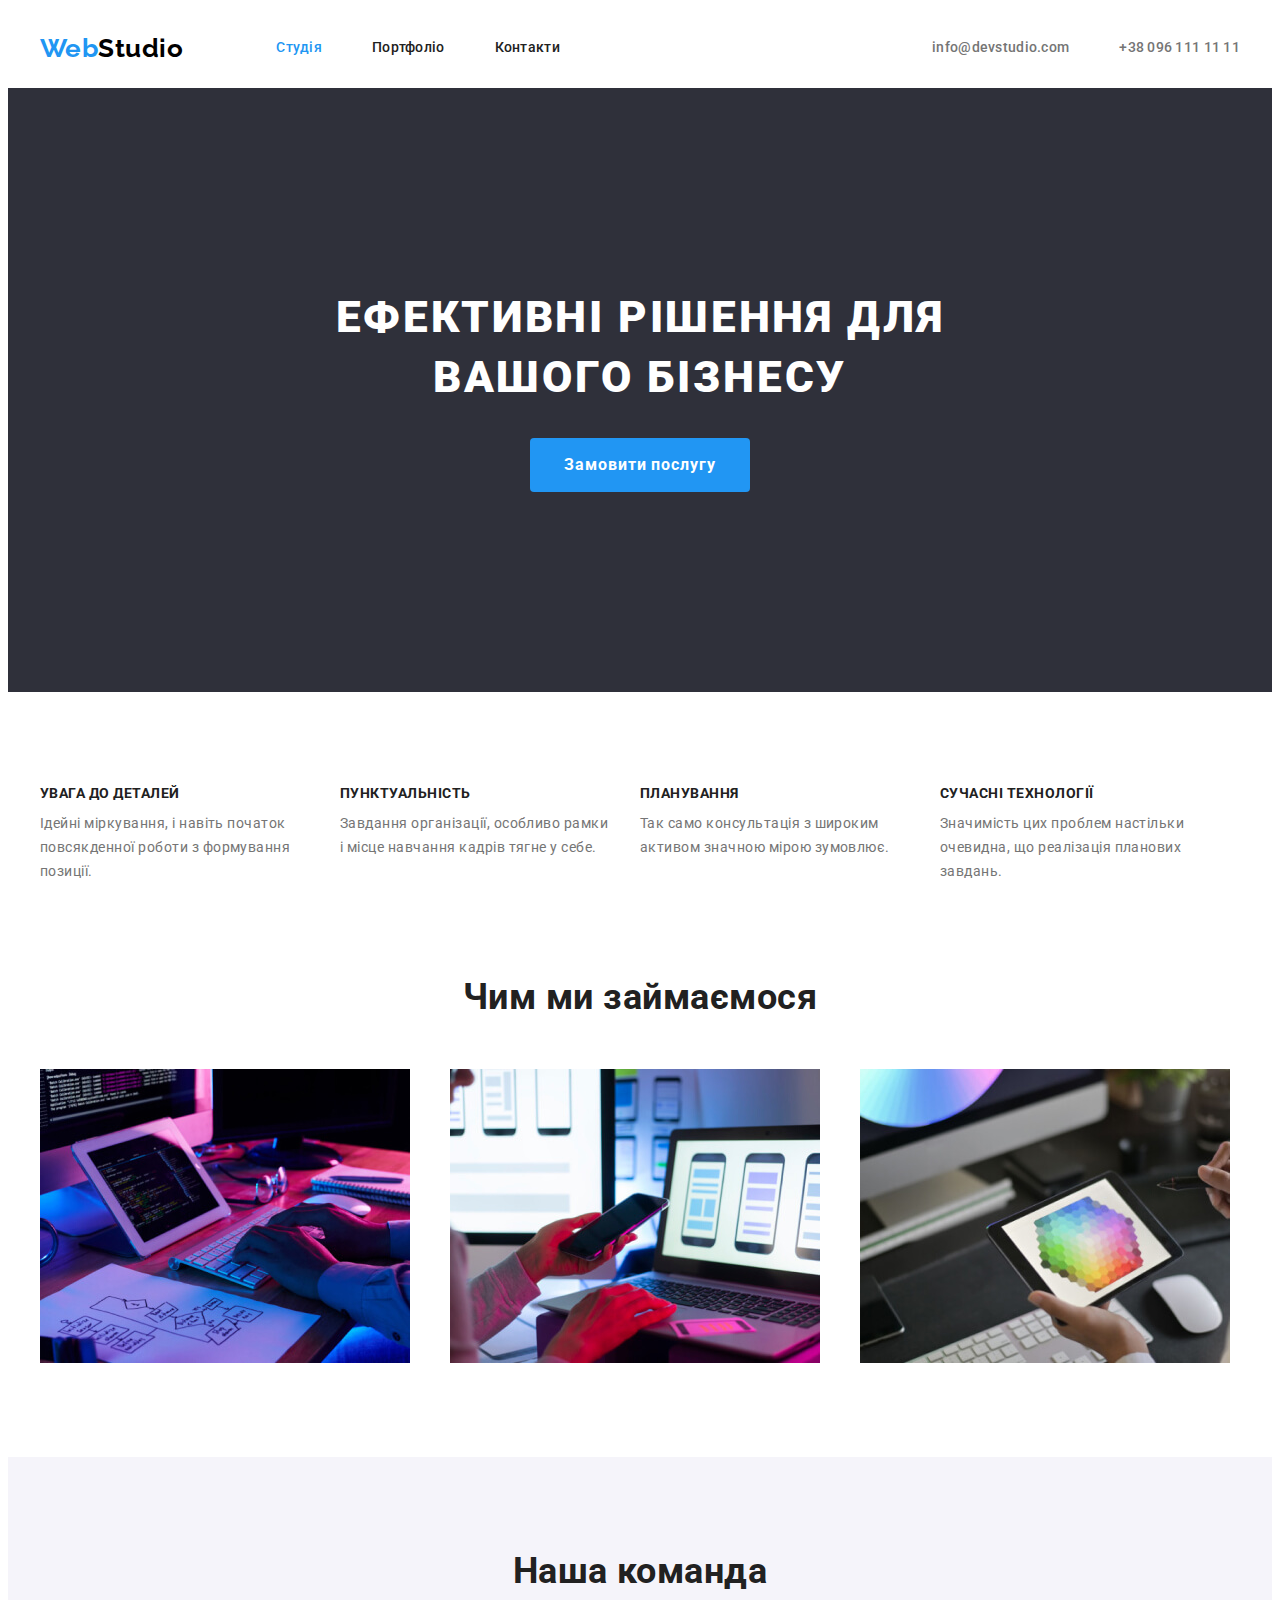
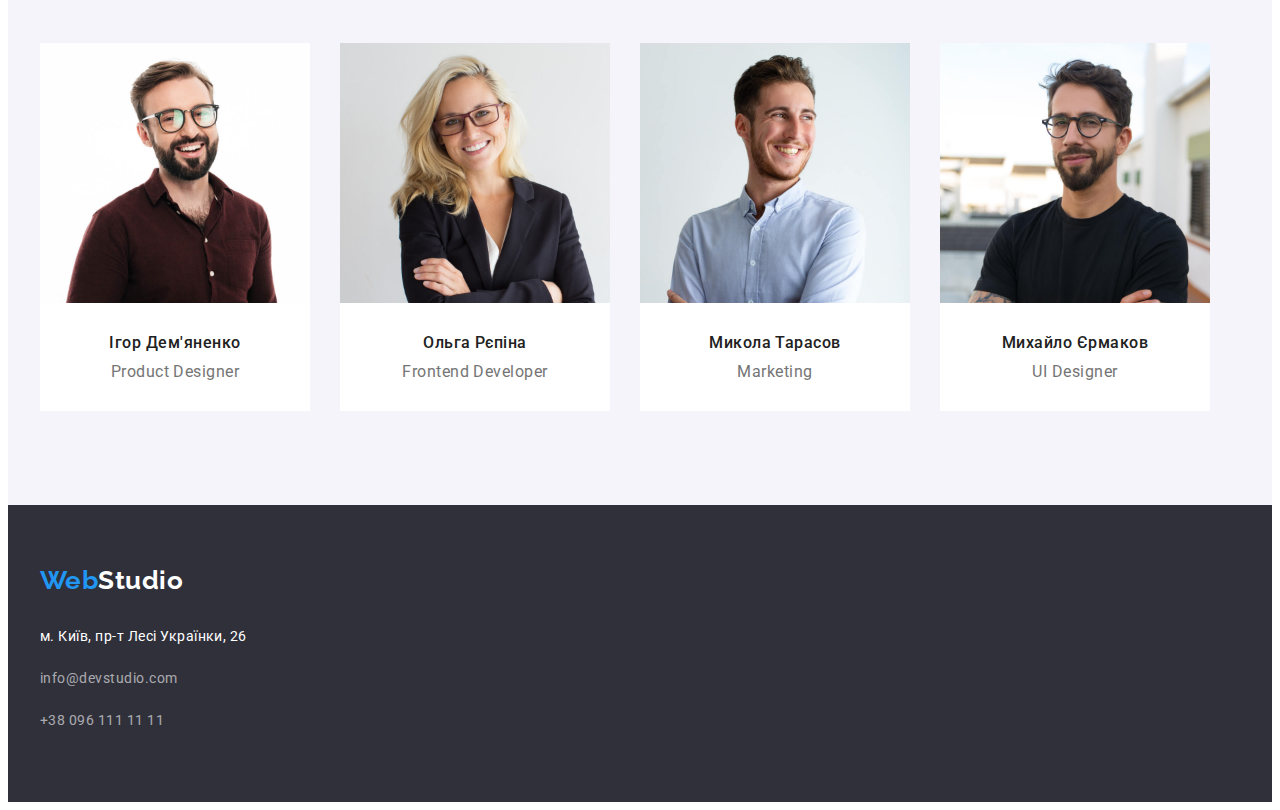
<file: index.html>
<!DOCTYPE html>
<html lang="uk">
  <head>
    <meta charset="UTF-8" />
    <meta http-equiv="X-UA-Compatible" content="IE=edge" />
    <meta name="viewport" content="width=device-width, initial-scale=1.0" />
    <title>WebStudio</title>
    <link rel="preconnect" href="https://fonts.googleapis.com" />
    <link rel="preconnect" href="https://fonts.gstatic.com" crossorigin />
    <link
      href="https://fonts.googleapis.com/css2?family=Raleway:wght@700&family=Roboto:wght@400;500;700&display=swap"
      rel="stylesheet"
    />
    <link
      rel="stylesheet"
      href="https://cdnjs.cloudflare.com/ajax/libs/modern-normalize/1.1.0/modern-normalize.min.css"
      integrity="sha512-wpPYUAdjBVSE4KJnH1VR1HeZfpl1ub8YT/NKx4PuQ5NmX2tKuGu6U/JRp5y+Y8XG2tV+wKQpNHVUX03MfMFn9Q=="
      crossorigin="anonymous"
      referrerpolicy="no-referrer"
    />
    <link rel="stylesheet" href="./css/style.css" />
  </head>
  <body>
    <header class="top-page">
      <div class="container header-nav">
        <nav class="header-nav">
          <a href="./index.html" class="logo link">
            <span class="logo-accent">Web</span>Studio
          </a>
          <ul class="site-nav list">
            <li class="item">
              <a href="./index.html" class="site-nav-link link current">
                Студія
              </a>
            </li>
            <li class="item">
              <a href="./portfolio.html" class="site-nav-link link">
                Портфоліо
              </a>
            </li>
            <li class="item">
              <a href="#" class="site-nav-link link">Контакти</a>
            </li>
          </ul>
        </nav>
        <ul class="auth-nav list">
          <li class="item">
            <a href="mailto:info@devstudio.com" class="auth-nav-link link"
              >info@devstudio.com</a
            >
          </li>
          <li class="item">
            <a href="tel:+380961111111" class="auth-nav-link link"
              >+38 096 111 11 11</a
            >
          </li>
        </ul>
      </div>
    </header>

    <main>
      <section class="hero">
        <h1 class="hero-title">Ефективні рішення для вашого бізнесу</h1>
        <button type="button" class="hero-button">Замовити послугу</button>
      </section>

      <section class="features">
        <div class="container">
          <h2 class="features-title visually-hidden">Особливості</h2>
          <ul class="features-link list">
            <li class="item">
              <div class="features-item">
                <h3 class="features-item-title">УВАГА ДО ДЕТАЛЕЙ</h3>
                <p class="feature-descr">
                  Ідейні міркування, і навіть початок повсякденної роботи з
                  формування позиції.
                </p>
              </div>
            </li>
            <li class="item">
              <div class="features-item">
                <h3 class="features-item-title">ПУНКТУАЛЬНІСТЬ</h3>
                <p class="feature-descr">
                  Завдання організації, особливо рамки і місце навчання кадрів
                  тягне у себе.
                </p>
              </div>
            </li>
            <li class="item">
              <div class="features-item">
                <h3 class="features-item-title">ПЛАНУВАННЯ</h3>
                <p class="feature-descr">
                  Так само консультація з широким активом значною мірою
                  зумовлює.
                </p>
              </div>
            </li>
            <li class="item">
              <div class="features-item">
                <h3 class="features-item-title">СУЧАСНІ ТЕХНОЛОГІЇ</h3>
                <p class="feature-descr">
                  Значимість цих проблем настільки очевидна, що реалізація
                  планових завдань.
                </p>
              </div>
            </li>
          </ul>
        </div>
      </section>

      <section class="work section">
        <div class="container">
          <h2 class="work-title">Чим ми займаємося</h2>
          <ul class="work-sample list">
            <li class="work-photo">
              <img
                src="./images/img1.jpeg"
                alt="людина пише код"
                width="370"
                height="294"
              />
            </li>
            <li class="work-photo">
              <img
                src="./images/img2.jpeg"
                alt="людина тримає телефон"
                width="370"
                height="294"
              />
            </li>
            <li class="work-photo">
              <img
                src="./images/img3.jpeg"
                alt="палета кольорів на планшеті"
                width="370"
                height="294"
              />
            </li>
          </ul>
        </div>
      </section>

      <section class="team section">
        <div class="container">
          <h2 class="team-title">Наша команда</h2>
          <ul class="team-list list">
            <li class="team-item">
              <img
                src="./images/team-img-1.jpeg"
                alt="фото Ігоря Дем'яненка"
                width="270"
                height="260"
              />
              <div class="team-descr">
                <h3 class="team-list-title">Ігор Дем'яненко</h3>
                <p lang="en" class="team-list-descr">Product Designer</p>
              </div>
            </li>
            <li class="team-item">
              <img
                src="./images/team-img-2.jpeg"
                alt="фото Ольги Рєпіної"
                width="270"
                height="260"
              />
              <div class="team-descr">
                <h3 class="team-list-title">Ольга Рєпіна</h3>
                <p lang="en" class="team-list-descr">Frontend Developer</p>
              </div>
            </li>
            <li class="team-item">
              <img
                src="./images/team-img-3.jpeg"
                alt="фото Миколи Тарасова"
                width="270"
                height="260"
              />
              <div class="team-descr">
                <h3 class="team-list-title">Микола Тарасов</h3>
                <p lang="en" class="team-list-descr">Marketing</p>
              </div>
            </li>
            <li class="team-item">
              <img
                src="./images/team-img-4.jpeg"
                alt="фото Михайла Єрмакова"
                width="270"
                height="260"
              />
              <div class="team-descr">
                <h3 class="team-list-title">Михайло Єрмаков</h3>
                <p lang="en" class="team-list-descr">UI Designer</p>
              </div>
            </li>
          </ul>
        </div>
      </section>
    </main>

    <footer class="bottom-page">
      <div class="container">
        <a href="#" class="footer-logo link">
          <span class="footer-logo-accent">Web</span>Studio
        </a>
        <ul class="footer-nav-adress list">
          <li class="item">
            <a
              href="https://goo.gl/maps/T1ktbeCNpbdaZyWX9"
              target="_blank"
              rel="noopenner noreferrer nofollow"
              class="footer-nav-link-adress link"
            >
              м. Київ, пр-т Лесі Українки, 26
            </a>
          </li>
          <li class="item">
            <a href="mailto:info@devstudio.com" class="footer-nav-link link">
              info@devstudio.com
            </a>
          </li>
          <li class="item">
            <a href="tel:+380961111111" class="footer-nav-link link">
              +38 096 111 11 11
            </a>
          </li>
        </ul>
      </div>
    </footer>
  </body>
</html>
</file>
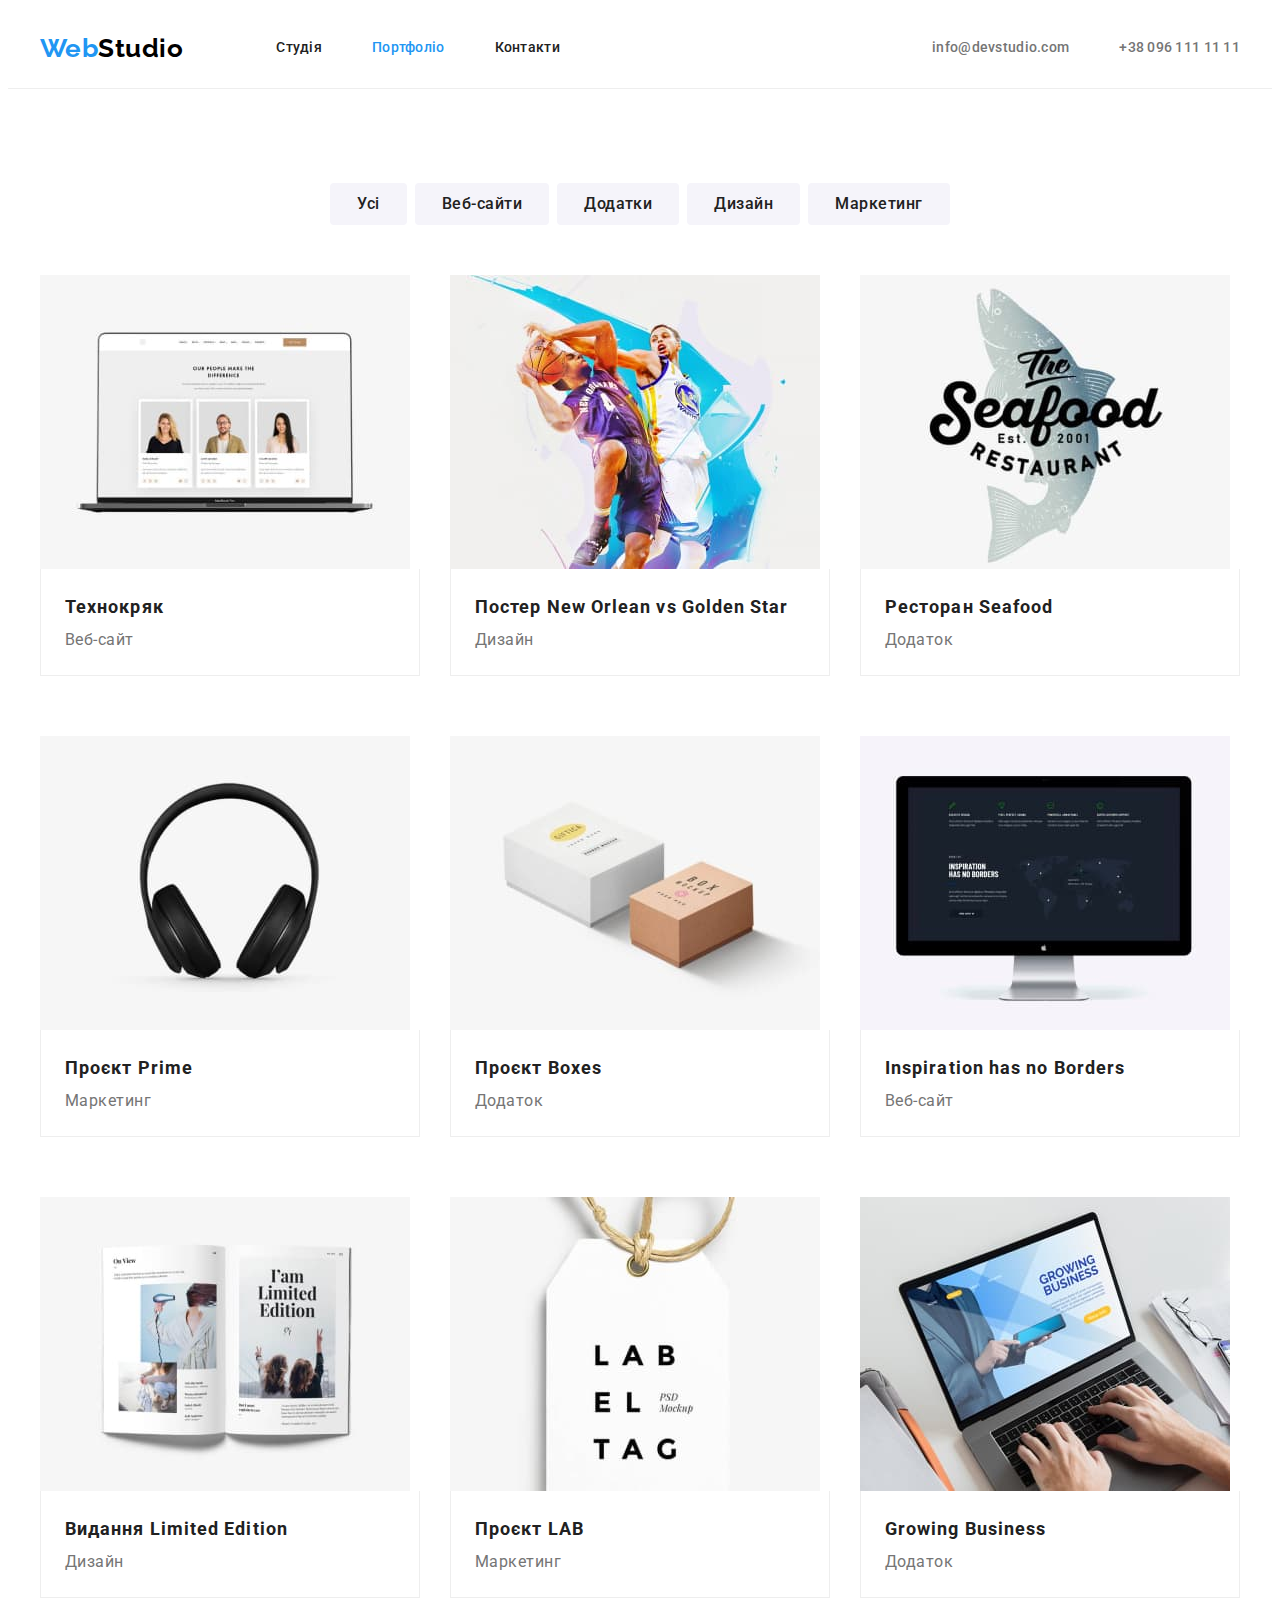
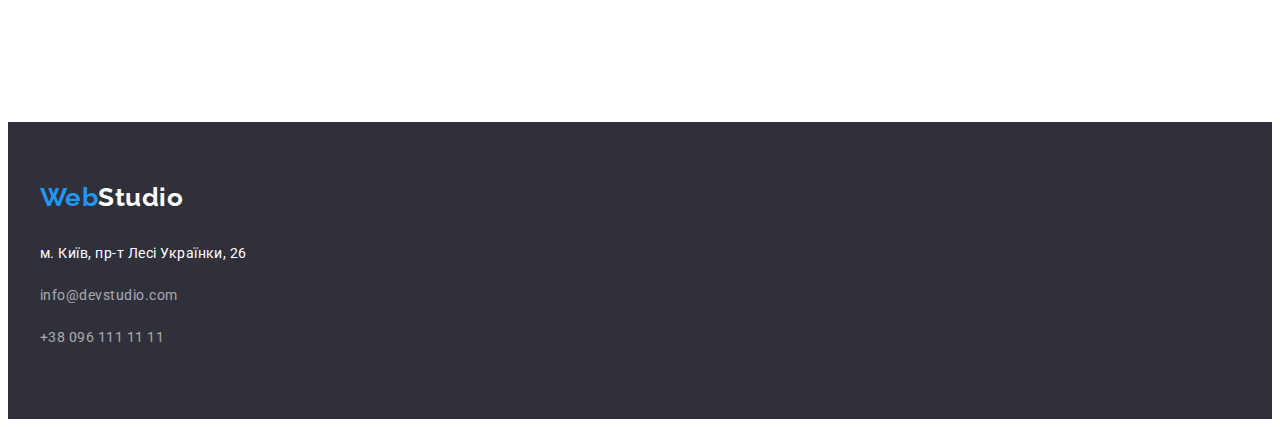
<file: portfolio.html>
<!DOCTYPE html>
<html lang="uk">
  <head>
    <meta charset="UTF-8" />
    <meta http-equiv="X-UA-Compatible" content="IE=edge" />
    <meta name="viewport" content="width=device-width, initial-scale=1.0" />
    <title>WebStudio</title>
    <link rel="preconnect" href="https://fonts.googleapis.com" />
    <link rel="preconnect" href="https://fonts.gstatic.com" crossorigin />
    <link
      href="https://fonts.googleapis.com/css2?family=Raleway:wght@700&family=Roboto:wght@400;500;700&display=swap"
      rel="stylesheet"
    />
    <link
      rel="stylesheet"
      href="https://cdnjs.cloudflare.com/ajax/libs/modern-normalize/1.1.0/modern-normalize.min.css"
      integrity="sha512-wpPYUAdjBVSE4KJnH1VR1HeZfpl1ub8YT/NKx4PuQ5NmX2tKuGu6U/JRp5y+Y8XG2tV+wKQpNHVUX03MfMFn9Q=="
      crossorigin="anonymous"
      referrerpolicy="no-referrer"
    />
    <link rel="stylesheet" href="./css/style.css" />
  </head>
  <body>
    <header class="top-page top-page-border">
      <div class="container header-nav">
        <nav class="header-nav">
          <a href="./index.html" class="logo link">
            <span class="logo-accent">Web</span>Studio
          </a>
          <ul class="site-nav list">
            <li class="item">
              <a href="./index.html" class="site-nav-link link"> Студія </a>
            </li>
            <li class="item">
              <a href="./portfolio.html" class="site-nav-link link current">
                Портфоліо
              </a>
            </li>
            <li class="item">
              <a href="#" class="site-nav-link link">Контакти</a>
            </li>
          </ul>
        </nav>
        <ul class="auth-nav list">
          <li class="item">
            <a href="mailto:info@devstudio.com" class="auth-nav-link link"
              >info@devstudio.com</a
            >
          </li>
          <li class="item">
            <a href="tel:+380961111111" class="auth-nav-link link"
              >+38 096 111 11 11</a
            >
          </li>
        </ul>
      </div>
    </header>

    <main>
      <section class="portfolio section">
        <div class="container">
          <h1 class="visually-hidden">Портфоліо</h1>
          <ul class="portfolio-nav list">
            <li>
              <button type="button" class="portfolio-button">Усі</button>
            </li>
            <li>
              <button type="button" class="portfolio-button">Веб-сайти</button>
            </li>
            <li>
              <button type="button" class="portfolio-button">Додатки</button>
            </li>

            <li>
              <button type="button" class="portfolio-button">Дизайн</button>
            </li>
            <li>
              <button type="button" class="portfolio-button">Маркетинг</button>
            </li>
          </ul>
          <ul class="portfolio-grid list">
            <li class="grid-item">
              <a href="#" class="link">
                <img
                  src="./images/technokriak.jpeg"
                  alt=""
                  width="370"
                  height="294"
                />
                <div class="grid-item-text">
                  <h2 class="link-title">Технокряк</h2>
                  <p class="link-descr">Веб-сайт</p>
                </div>
              </a>
            </li>
            <li class="grid-item">
              <a href="#" class="link">
                <img
                  src="./images/neworlean.jpeg"
                  alt=""
                  width="370"
                  height="294"
                />
                <div class="grid-item-text">
                  <h2 class="link-title">Постер New Orlean vs Golden Star</h2>
                  <p class="link-descr">Дизайн</p>
                </div>
              </a>
            </li>
            <li class="grid-item">
              <a href="#" class="link">
                <img
                  src="./images/seafood.jpeg"
                  alt=""
                  width="370"
                  height="294"
                />
                <div class="grid-item-text">
                  <h2 class="link-title">Ресторан Seafood</h2>
                  <p class="link-descr">Додаток</p>
                </div>
              </a>
            </li>
            <li class="grid-item">
              <a href="#" class="link">
                <img
                  src="./images/prime.jpeg"
                  alt=""
                  width="370"
                  height="294"
                />
                <div class="grid-item-text">
                  <h2 class="link-title">Проєкт Prime</h2>
                  <p class="link-descr">Маркетинг</p>
                </div>
              </a>
            </li>
            <li class="grid-item">
              <a href="#" class="link">
                <img
                  src="./images/boxes.jpeg"
                  alt=""
                  width="370"
                  height="294"
                />
                <div class="grid-item-text">
                  <h2 class="link-title">Проєкт Boxes</h2>
                  <p class="link-descr">Додаток</p>
                </div>
              </a>
            </li>
            <li class="grid-item">
              <a href="#" class="link">
                <img
                  src="./images/inspiration.jpeg"
                  alt=""
                  width="370"
                  height="294"
                />
                <div class="grid-item-text">
                  <h2 class="link-title">Inspiration has no Borders</h2>
                  <p class="link-descr">Веб-сайт</p>
                </div>
              </a>
            </li>
            <li class="grid-item">
              <a href="#" class="link">
                <img
                  src="./images/limitededition.jpeg"
                  alt=""
                  width="370"
                  height="294"
                />
                <div class="grid-item-text">
                  <h2 class="link-title">Видання Limited Edition</h2>
                  <p class="link-descr">Дизайн</p>
                </div>
              </a>
            </li>
            <li class="grid-item">
              <a href="#" class="link">
                <img src="./images/lab.jpeg" alt="" width="370" height="294" />
                <div class="grid-item-text">
                  <h2 class="link-title">Проєкт LAB</h2>
                  <p class="link-descr">Маркетинг</p>
                </div>
              </a>
            </li>
            <li class="grid-item">
              <a href="#" class="link">
                <img
                  src="./images/growing.jpeg"
                  alt=""
                  width="370"
                  height="294"
                />
                <div class="grid-item-text">
                  <h2 class="link-title">Growing Business</h2>
                  <p class="link-descr">Додаток</p>
                </div>
              </a>
            </li>
          </ul>
        </div>
      </section>
    </main>

    <footer class="bottom-page">
      <div class="container">
        <a href="#" class="footer-logo link">
          <span class="footer-logo-accent">Web</span>Studio
        </a>
        <ul class="footer-nav-adress list">
          <li class="item">
            <a
              href="https://goo.gl/maps/T1ktbeCNpbdaZyWX9"
              target="_blank"
              rel="noopenner noreferrer nofollow"
              class="footer-nav-link-adress link"
            >
              м. Київ, пр-т Лесі Українки, 26
            </a>
          </li>
          <li class="item">
            <a href="mailto:info@devstudio.com" class="footer-nav-link link">
              info@devstudio.com
            </a>
          </li>
          <li class="item">
            <a href="tel:+380961111111" class="footer-nav-link link">
              +38 096 111 11 11
            </a>
          </li>
        </ul>
      </div>
    </footer>
  </body>
</html>
</file>
<file: css/style.css>
:root {
  --primary-text-color: #212121;
  --secondary-text-color: #757575;
  --accent-color: #2196f3;
  --container-bg-color: #ffffff;
  --container-border-color: #eeeeee;
  --button-bg-color: #f5f4fa;
  --logo-main-color: #000000;
  --footer-background-color: #2f303a;
  --footer-link-color: rgba(255, 255, 255, 0.6);
}

p,
h1,
h2,
h3,
h4,
h5,
h6 {
  margin: 0;
}

ul,
ol {
  margin: 0;
  padding-left: 0;
}

button {
  cursor: pointer;
}

address {
  font-style: normal;
}

a {
  color: currentColor;
  text-decoration: none;
}

img {
  display: block;
}

body {
  font-family: "Roboto", sans serif;
  color: var(--primary-text-color);
  background-color: var(--container-bg-color);
  letter-spacing: 0.03em;
}

.container {
  width: 1200px;
  padding-left: 15px;
  padding-right: 15px;
  /* outline: 2px solid red; */
  margin: 0 auto;
}

.section {
  padding-top: 94px;
  padding-bottom: 94px;
}

.list {
  list-style: none;
  color: var(--primary-text-color);
  padding: 0;
  margin: 0;
}

.link {
  text-decoration: none;
  padding: 0;
  margin: 0;
}

.link.current {
  color: var(--accent-color);
}

/* ----------------Header---------------- */

.header-nav {
  display: flex;
  align-items: center;
}

.logo {
  font-family: "Raleway", sans-serif;
  font-weight: 700;
  font-size: 26px;
  line-height: 1.19;
  color: var(--logo-main-color);
}

span.logo-accent {
  color: var(--accent-color);
}

.site-nav {
  display: flex;
  margin-left: 93px;
}

.site-nav .item {
  margin-right: 50px;
}

.site-nav .item:last-child {
  margin-right: 0;
}

.site-nav .link {
  display: block;
  padding-top: 32px;
  padding-bottom: 32px;
}

.site-nav-link {
  color: var(--primary-text-color);
  font-weight: 500;
  font-size: 14px;
  line-height: 1.14;
  letter-spacing: 0.02em;
  font-style: normal;
}

.auth-nav {
  display: flex;
  margin-left: auto;
}

.auth-nav .item {
  margin-right: 50px;
}

.auth-nav .item:last-child {
  margin-right: 0;
}

.auth-nav .link {
  display: block;
  padding-top: 32px;
  padding-bottom: 32px;
}

.auth-nav-link {
  color: var(--secondary-text-color);
  font-weight: 500;
  font-size: 14px;
  line-height: 1.14;
  letter-spacing: 0.02em;
  font-style: normal;
}

.site-nav-link:hover,
.site-nav-link:focus {
  color: var(--accent-color);
}

.auth-nav-link:hover,
.auth-nav-link:focus {
  color: var(--accent-color);
}

header.top-page-border {
  border-bottom: 1px solid var(--container-border-color);
}

/* ------------------Hero----------------- */
.hero {
  background-color: var(--footer-background-color);
  padding-top: 200px;
  padding-bottom: 200px;
  text-align: center;
}

/* .hero-content {
  padding-top: 200px;
  padding-bottom: 200px;
} */

.hero-title {
  color: var(--container-bg-color);
  font-weight: 900;
  font-size: 44px;
  line-height: 1.36;
  text-align: center;
  letter-spacing: 0.06em;
  text-transform: uppercase;
  max-width: 696px;
  margin: 0 auto;
  margin-bottom: 30px;
}

.hero-button {
  font-family: inherit;
  color: var(--container-bg-color);
  background: var(--accent-color);
  cursor: pointer;
  font-weight: 700;
  font-size: 16px;
  line-height: 1.88;
  letter-spacing: 0.06em;
  border-color: transparent;
  margin: 0 auto;
  padding: 10px 32px;
  border-radius: 4px;
  min-width: 216px;
  text-align: center;
}

.hero-button:hover {
  color: var(--container-bg-color);
  background: #188ce8;
}

/* ---------------features--------------- */

.features {
  padding-top: 94px;
  padding-bottom: 0;
}

.features-link {
  display: flex;
  gap: 30px;
}

.features-item {
  /* border: 1px solid red; */
  max-width: 270px;
}

.features-item-title {
  font-weight: 700;
  font-size: 14px;
  line-height: 1.14;
  text-transform: uppercase;
  color: var(--primary-text-color);
  margin-bottom: 10px;
}

.feature-descr {
  font-size: 14px;
  line-height: 1.71;
  color: var(--secondary-text-color);
}

.work-title {
  margin-bottom: 50px;
}

.work-sample {
  display: flex;
  gap: 30px;
}
.work-photo {
  width: calc((100% - 60px) / 3);
}

.work-title,
.team-title {
  color: var(--primary-text-color);
  font-weight: 700;
  font-size: 36px;
  line-height: 1.16;
  text-align: center;
}

/* -----------------Team--------------- */
.team {
  background-color: var(--button-bg-color);
}

.team-title {
  margin-bottom: 50px;
}

.team-list {
  display: flex;
  gap: 30px;
}

.team-item {
  background-color: var(--container-bg-color);
  width: calc((100% - 90) / 4);
}

.team-descr {
  padding-top: 30px;
  padding-bottom: 30px;
  text-align: center;
}

.team-list-title {
  color: var(--primary-text-color);
  font-weight: 500;
  font-size: 16px;
  line-height: 1.189;
  margin-bottom: 10px;
}

.team-list-descr {
  color: var(--secondary-text-color);
  font-size: 16px;
  line-height: 1.189;
}

/* ---------------Footer------------ */
.bottom-page {
  background-color: var(--footer-background-color);
  padding-top: 60px;
  padding-bottom: 60px;
}

.footer-logo {
  font-family: "Raleway", sans-serif;
  font-weight: 700;
  font-size: 26px;
  line-height: 1.19;
  color: var(--container-bg-color);
  display: block;
  margin-bottom: 20px;
}

span.footer-logo-accent {
  color: var(--accent-color);
}

.footer-nav-link {
  color: var(--footer-link-color);
  font-style: normal;
  font-size: 14px;
  line-height: 1.71;
  display: block;
}

.footer-nav-link:hover,
.footer-nav-link:focus {
  color: var(--accent-color);
}

.footer-nav-adress .item:last-child {
  margin-bottom: 0;
  padding-bottom: 0px;
}

.footer-nav-link-adress {
  color: var(--container-bg-color);
  font-style: normal;
  font-size: 14px;
  line-height: 1.71;
  display: inline-block;
}

.footer-nav-link-adress:hover,
.footer-nav-link-adress:focus {
  color: var(--accent-color);
}

.footer-nav-adress .link {
  display: block;
  padding-top: 9px;
  padding-bottom: 9px;
}

/* -----------------Portfolio---------------- */

.portfolio {
  background-color: var(--container-bg-color);
}
.portfolio-nav {
  display: flex;
  justify-content: center;
  margin-bottom: 50px;
  list-style: none;
  gap: 8px;
}

.portfolio-grid {
  display: flex;
  flex-wrap: wrap;
  justify-content: space-between;
  gap: 30px;
}

.grid-item {
  background-color: var(--container-bg-color);
  width: calc((100% - 60px) / 3);
  margin-bottom: 30px;
}

.grid-item-text {
  padding: 20px 24px;
  border-left: 1px solid var(--container-border-color);
  border-right: 1px solid var(--container-border-color);
  border-bottom: 1px solid var(--container-border-color);
}

.portfolio-button {
  font-family: inherit;
  color: var(--primary-text-color);
  background: var(--button-bg-color);
  cursor: pointer;
  font-weight: 500;
  font-size: 16px;
  line-height: 1.62;
  letter-spacing: 0.03em;
  border-color: transparent;
  border-radius: 4px;
  padding: 6px 25px;
}

.portfolio-button:hover {
  color: var(--container-bg-color);
  background: var(--accent-color);
}

.link-title {
  font-weight: 700;
  font-size: 18px;
  line-height: 2;
  letter-spacing: 0.06em;
  color: var(--primary-text-color);
}

.link-descr {
  font-size: 16px;
  line-height: 1.88;
  color: var(--secondary-text-color);
}

.visually-hidden {
  position: absolute;
  width: 1px;
  height: 1px;
  margin: -1px;
  border: 0;
  padding: 0;
  white-space: nowrap;
  clip-path: inset(100%);
  clip: rect(0 0 0 0);
  overflow: hidden;
}

/* Портфоліо */
</file>
